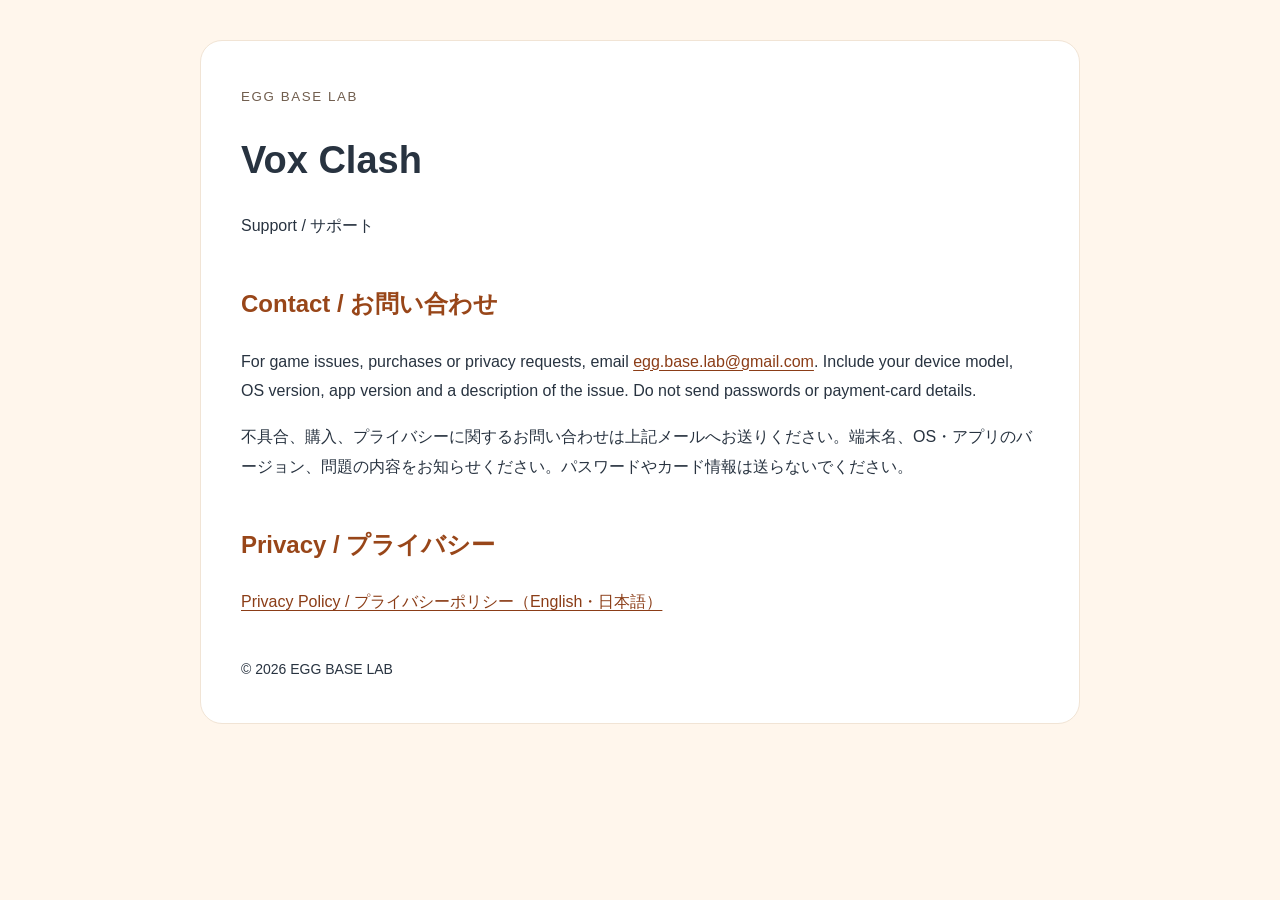
<file: index.html>
<!doctype html>
<html lang="en"><head><meta charset="utf-8"><meta name="viewport" content="width=device-width,initial-scale=1"><meta name="color-scheme" content="light"><title>Vox Clash Support / サポート</title><link rel="stylesheet" href="style.css"></head><body><main><header><small>EGG BASE LAB</small><h1>Vox Clash</h1><p>Support / サポート</p></header><h2>Contact / お問い合わせ</h2><p>For game issues, purchases or privacy requests, email <a href="mailto:egg.base.lab@gmail.com">egg.base.lab@gmail.com</a>. Include your device model, OS version, app version and a description of the issue. Do not send passwords or payment-card details.</p><p lang="ja">不具合、購入、プライバシーに関するお問い合わせは上記メールへお送りください。端末名、OS・アプリのバージョン、問題の内容をお知らせください。パスワードやカード情報は送らないでください。</p><h2>Privacy / プライバシー</h2><p><a href="privacy.html">Privacy Policy / プライバシーポリシー（English・日本語）</a></p><footer>© 2026 EGG BASE LAB</footer></main></body></html>
</file>
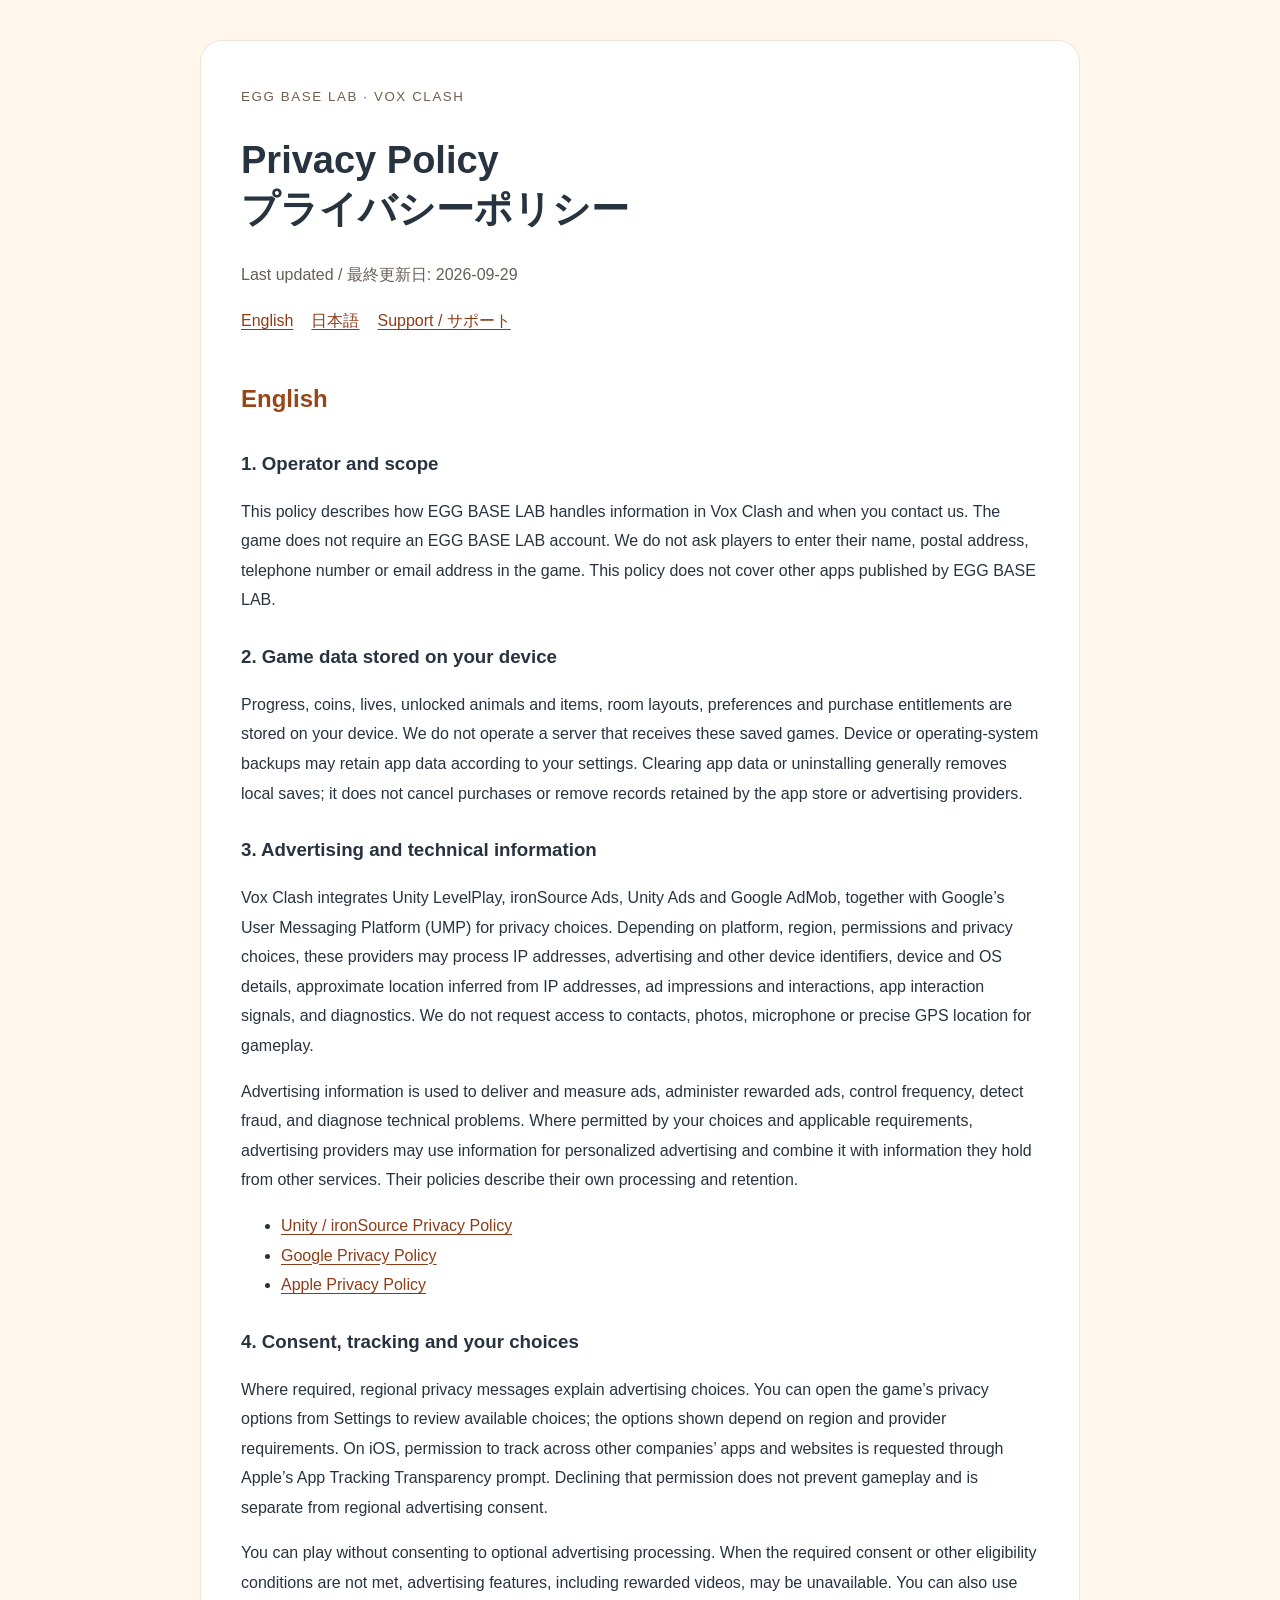
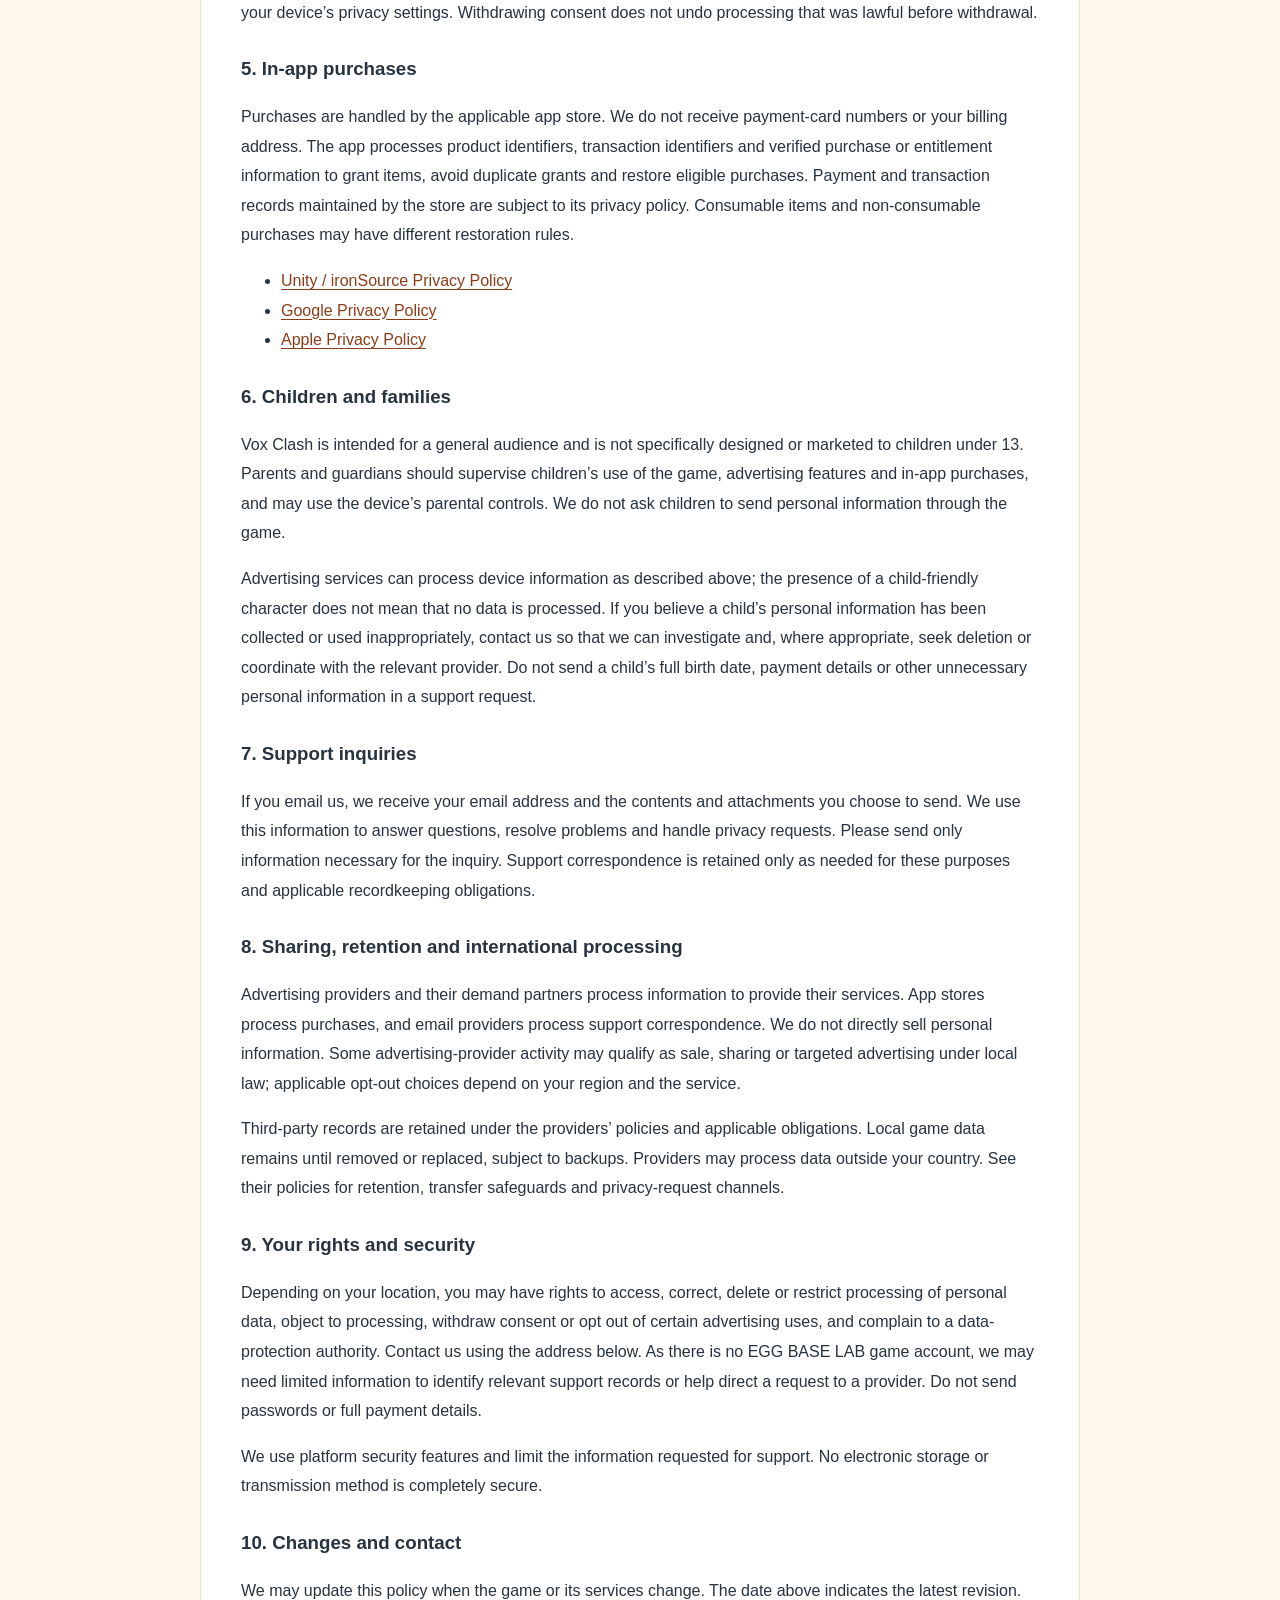
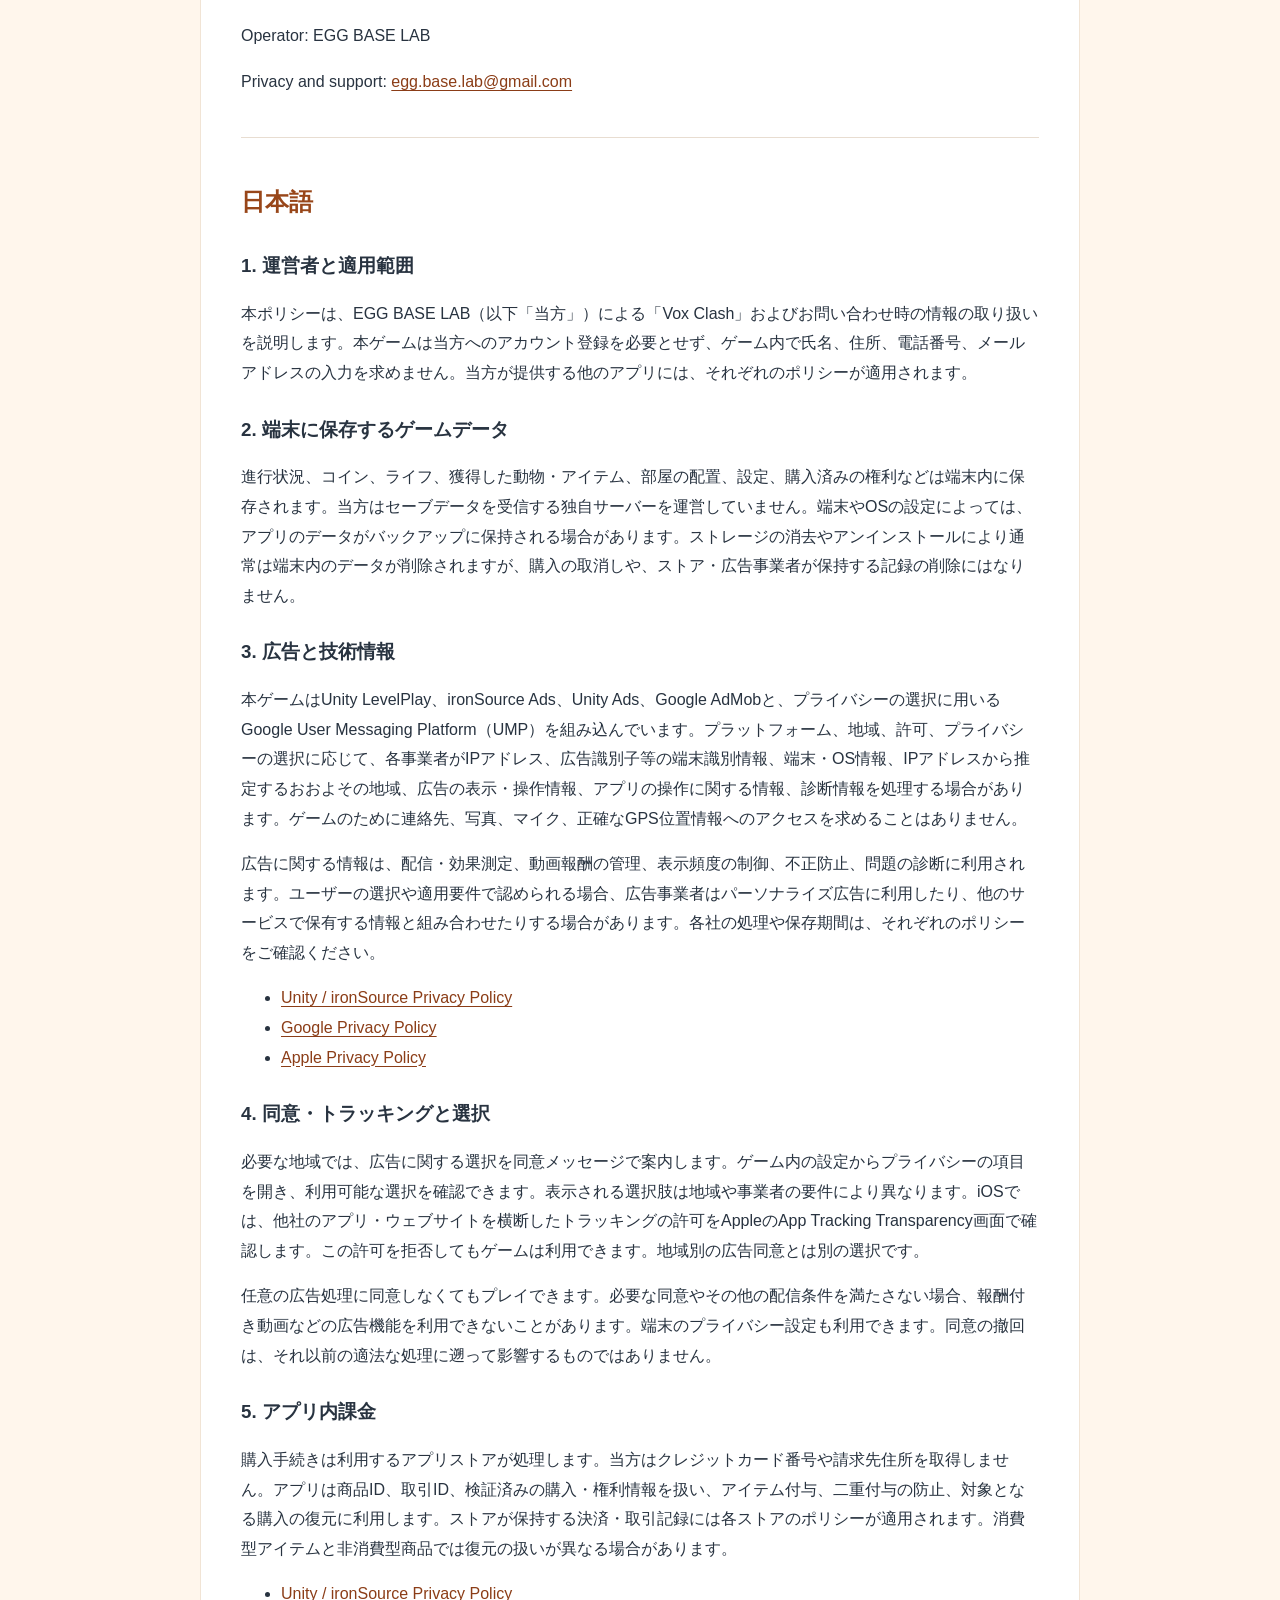
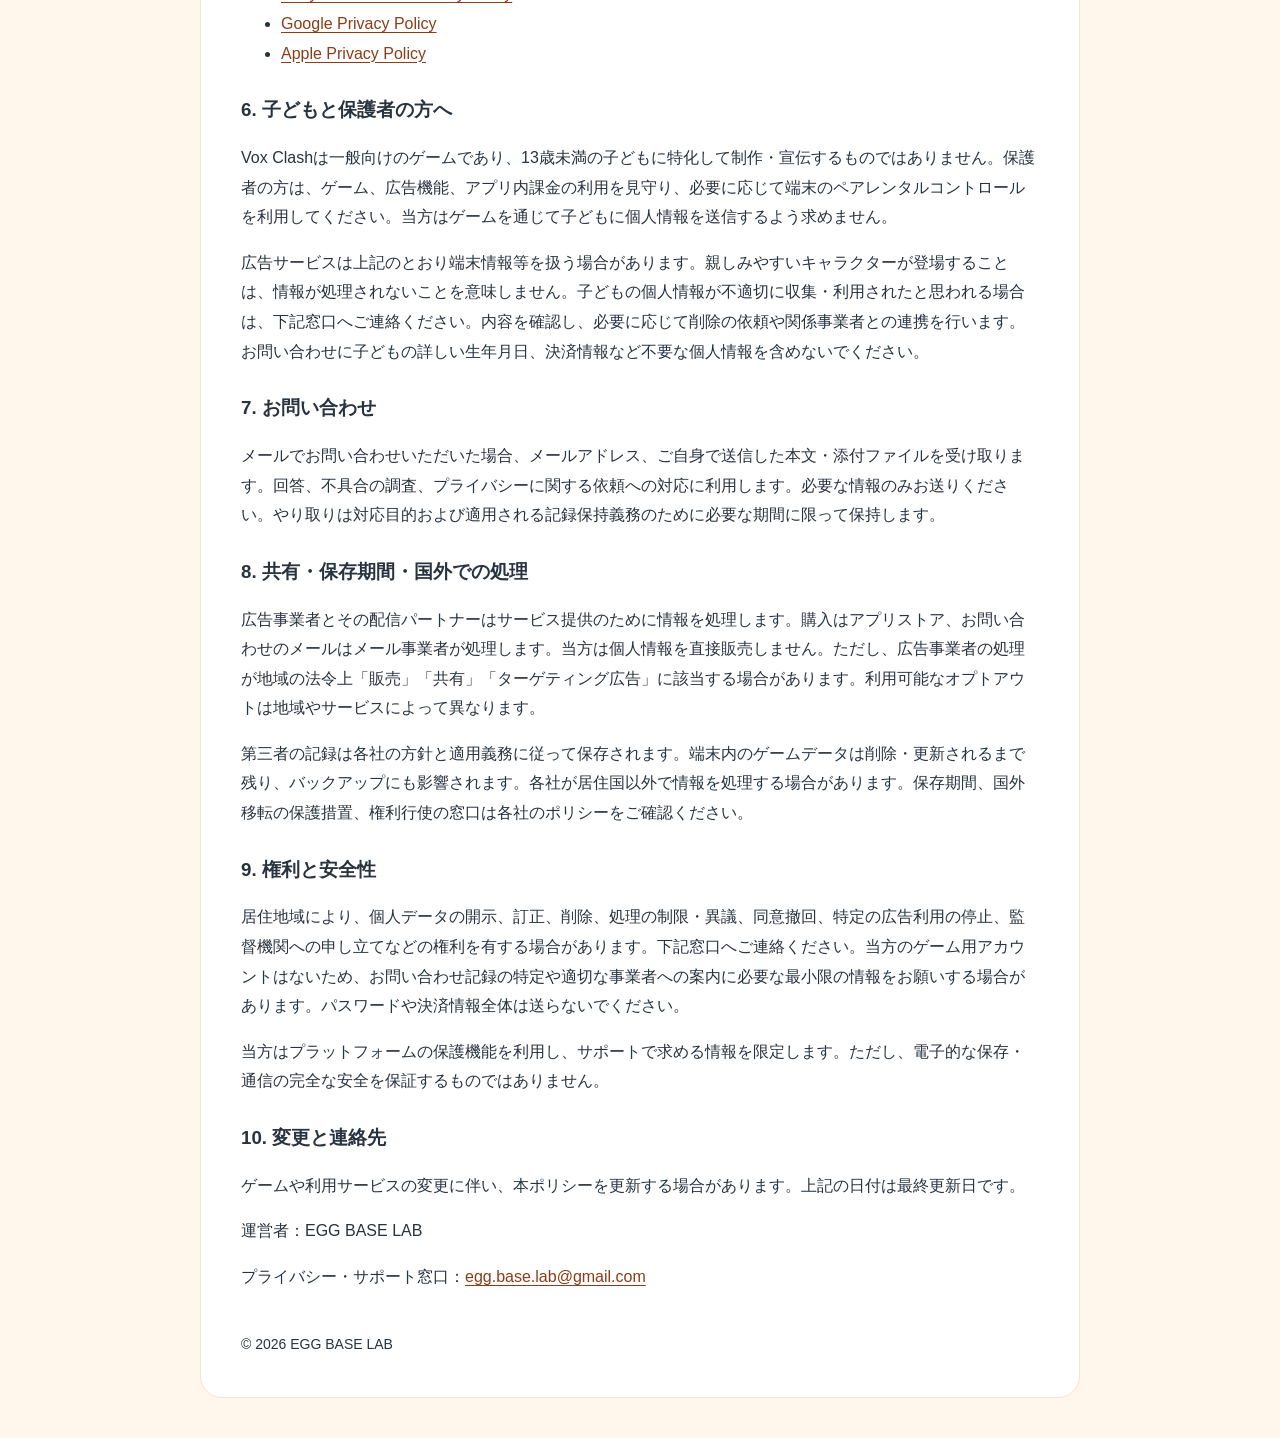
<file: privacy.html>
<!doctype html>
<html lang="en"><head><meta charset="utf-8"><meta name="viewport" content="width=device-width,initial-scale=1"><meta name="color-scheme" content="light"><title>Vox Clash Privacy Policy / プライバシーポリシー</title><link rel="stylesheet" href="style.css"></head><body><main><header><small>EGG BASE LAB · VOX CLASH</small><h1>Privacy Policy<br><span lang="ja">プライバシーポリシー</span></h1><p class="date">Last updated / 最終更新日: 2026-09-29</p><nav aria-label="Page navigation"><a href="#en">English</a><a href="#ja">日本語</a><a href="index.html">Support / サポート</a></nav></header><section id="en" lang="en"><h2>English</h2><h3>1. Operator and scope</h3><p>This policy describes how EGG BASE LAB handles information in Vox Clash and when you contact us. The game does not require an EGG BASE LAB account. We do not ask players to enter their name, postal address, telephone number or email address in the game. This policy does not cover other apps published by EGG BASE LAB.</p><h3>2. Game data stored on your device</h3><p>Progress, coins, lives, unlocked animals and items, room layouts, preferences and purchase entitlements are stored on your device. We do not operate a server that receives these saved games. Device or operating-system backups may retain app data according to your settings. Clearing app data or uninstalling generally removes local saves; it does not cancel purchases or remove records retained by the app store or advertising providers.</p><h3>3. Advertising and technical information</h3><p>Vox Clash integrates Unity LevelPlay, ironSource Ads, Unity Ads and Google AdMob, together with Google’s User Messaging Platform (UMP) for privacy choices. Depending on platform, region, permissions and privacy choices, these providers may process IP addresses, advertising and other device identifiers, device and OS details, approximate location inferred from IP addresses, ad impressions and interactions, app interaction signals, and diagnostics. We do not request access to contacts, photos, microphone or precise GPS location for gameplay.</p><p>Advertising information is used to deliver and measure ads, administer rewarded ads, control frequency, detect fraud, and diagnose technical problems. Where permitted by your choices and applicable requirements, advertising providers may use information for personalized advertising and combine it with information they hold from other services. Their policies describe their own processing and retention.</p><ul><li><a href="https://unity.com/legal/privacy-policy">Unity / ironSource Privacy Policy</a></li><li><a href="https://policies.google.com/privacy">Google Privacy Policy</a></li><li><a href="https://www.apple.com/legal/privacy/">Apple Privacy Policy</a></li></ul><h3>4. Consent, tracking and your choices</h3><p>Where required, regional privacy messages explain advertising choices. You can open the game’s privacy options from Settings to review available choices; the options shown depend on region and provider requirements. On iOS, permission to track across other companies’ apps and websites is requested through Apple’s App Tracking Transparency prompt. Declining that permission does not prevent gameplay and is separate from regional advertising consent.</p><p>You can play without consenting to optional advertising processing. When the required consent or other eligibility conditions are not met, advertising features, including rewarded videos, may be unavailable. You can also use your device’s privacy settings. Withdrawing consent does not undo processing that was lawful before withdrawal.</p><h3>5. In-app purchases</h3><p>Purchases are handled by the applicable app store. We do not receive payment-card numbers or your billing address. The app processes product identifiers, transaction identifiers and verified purchase or entitlement information to grant items, avoid duplicate grants and restore eligible purchases. Payment and transaction records maintained by the store are subject to its privacy policy. Consumable items and non-consumable purchases may have different restoration rules.</p><ul><li><a href="https://unity.com/legal/privacy-policy">Unity / ironSource Privacy Policy</a></li><li><a href="https://policies.google.com/privacy">Google Privacy Policy</a></li><li><a href="https://www.apple.com/legal/privacy/">Apple Privacy Policy</a></li></ul><h3>6. Children and families</h3><p>Vox Clash is intended for a general audience and is not specifically designed or marketed to children under 13. Parents and guardians should supervise children’s use of the game, advertising features and in-app purchases, and may use the device’s parental controls. We do not ask children to send personal information through the game.</p><p>Advertising services can process device information as described above; the presence of a child-friendly character does not mean that no data is processed. If you believe a child’s personal information has been collected or used inappropriately, contact us so that we can investigate and, where appropriate, seek deletion or coordinate with the relevant provider. Do not send a child’s full birth date, payment details or other unnecessary personal information in a support request.</p><h3>7. Support inquiries</h3><p>If you email us, we receive your email address and the contents and attachments you choose to send. We use this information to answer questions, resolve problems and handle privacy requests. Please send only information necessary for the inquiry. Support correspondence is retained only as needed for these purposes and applicable recordkeeping obligations.</p><h3>8. Sharing, retention and international processing</h3><p>Advertising providers and their demand partners process information to provide their services. App stores process purchases, and email providers process support correspondence. We do not directly sell personal information. Some advertising-provider activity may qualify as sale, sharing or targeted advertising under local law; applicable opt-out choices depend on your region and the service.</p><p>Third-party records are retained under the providers’ policies and applicable obligations. Local game data remains until removed or replaced, subject to backups. Providers may process data outside your country. See their policies for retention, transfer safeguards and privacy-request channels.</p><h3>9. Your rights and security</h3><p>Depending on your location, you may have rights to access, correct, delete or restrict processing of personal data, object to processing, withdraw consent or opt out of certain advertising uses, and complain to a data-protection authority. Contact us using the address below. As there is no EGG BASE LAB game account, we may need limited information to identify relevant support records or help direct a request to a provider. Do not send passwords or full payment details.</p><p>We use platform security features and limit the information requested for support. No electronic storage or transmission method is completely secure.</p><h3>10. Changes and contact</h3><p>We may update this policy when the game or its services change. The date above indicates the latest revision.</p><p>Operator: EGG BASE LAB</p><p>Privacy and support: <a href="mailto:egg.base.lab@gmail.com">egg.base.lab@gmail.com</a></p></section><hr><section id="ja" lang="ja"><h2>日本語</h2><h3>1. 運営者と適用範囲</h3><p>本ポリシーは、EGG BASE LAB（以下「当方」）による「Vox Clash」およびお問い合わせ時の情報の取り扱いを説明します。本ゲームは当方へのアカウント登録を必要とせず、ゲーム内で氏名、住所、電話番号、メールアドレスの入力を求めません。当方が提供する他のアプリには、それぞれのポリシーが適用されます。</p><h3>2. 端末に保存するゲームデータ</h3><p>進行状況、コイン、ライフ、獲得した動物・アイテム、部屋の配置、設定、購入済みの権利などは端末内に保存されます。当方はセーブデータを受信する独自サーバーを運営していません。端末やOSの設定によっては、アプリのデータがバックアップに保持される場合があります。ストレージの消去やアンインストールにより通常は端末内のデータが削除されますが、購入の取消しや、ストア・広告事業者が保持する記録の削除にはなりません。</p><h3>3. 広告と技術情報</h3><p>本ゲームはUnity LevelPlay、ironSource Ads、Unity Ads、Google AdMobと、プライバシーの選択に用いるGoogle User Messaging Platform（UMP）を組み込んでいます。プラットフォーム、地域、許可、プライバシーの選択に応じて、各事業者がIPアドレス、広告識別子等の端末識別情報、端末・OS情報、IPアドレスから推定するおおよその地域、広告の表示・操作情報、アプリの操作に関する情報、診断情報を処理する場合があります。ゲームのために連絡先、写真、マイク、正確なGPS位置情報へのアクセスを求めることはありません。</p><p>広告に関する情報は、配信・効果測定、動画報酬の管理、表示頻度の制御、不正防止、問題の診断に利用されます。ユーザーの選択や適用要件で認められる場合、広告事業者はパーソナライズ広告に利用したり、他のサービスで保有する情報と組み合わせたりする場合があります。各社の処理や保存期間は、それぞれのポリシーをご確認ください。</p><ul><li><a href="https://unity.com/legal/privacy-policy">Unity / ironSource Privacy Policy</a></li><li><a href="https://policies.google.com/privacy">Google Privacy Policy</a></li><li><a href="https://www.apple.com/legal/privacy/">Apple Privacy Policy</a></li></ul><h3>4. 同意・トラッキングと選択</h3><p>必要な地域では、広告に関する選択を同意メッセージで案内します。ゲーム内の設定からプライバシーの項目を開き、利用可能な選択を確認できます。表示される選択肢は地域や事業者の要件により異なります。iOSでは、他社のアプリ・ウェブサイトを横断したトラッキングの許可をAppleのApp Tracking Transparency画面で確認します。この許可を拒否してもゲームは利用できます。地域別の広告同意とは別の選択です。</p><p>任意の広告処理に同意しなくてもプレイできます。必要な同意やその他の配信条件を満たさない場合、報酬付き動画などの広告機能を利用できないことがあります。端末のプライバシー設定も利用できます。同意の撤回は、それ以前の適法な処理に遡って影響するものではありません。</p><h3>5. アプリ内課金</h3><p>購入手続きは利用するアプリストアが処理します。当方はクレジットカード番号や請求先住所を取得しません。アプリは商品ID、取引ID、検証済みの購入・権利情報を扱い、アイテム付与、二重付与の防止、対象となる購入の復元に利用します。ストアが保持する決済・取引記録には各ストアのポリシーが適用されます。消費型アイテムと非消費型商品では復元の扱いが異なる場合があります。</p><ul><li><a href="https://unity.com/legal/privacy-policy">Unity / ironSource Privacy Policy</a></li><li><a href="https://policies.google.com/privacy">Google Privacy Policy</a></li><li><a href="https://www.apple.com/legal/privacy/">Apple Privacy Policy</a></li></ul><h3>6. 子どもと保護者の方へ</h3><p>Vox Clashは一般向けのゲームであり、13歳未満の子どもに特化して制作・宣伝するものではありません。保護者の方は、ゲーム、広告機能、アプリ内課金の利用を見守り、必要に応じて端末のペアレンタルコントロールを利用してください。当方はゲームを通じて子どもに個人情報を送信するよう求めません。</p><p>広告サービスは上記のとおり端末情報等を扱う場合があります。親しみやすいキャラクターが登場することは、情報が処理されないことを意味しません。子どもの個人情報が不適切に収集・利用されたと思われる場合は、下記窓口へご連絡ください。内容を確認し、必要に応じて削除の依頼や関係事業者との連携を行います。お問い合わせに子どもの詳しい生年月日、決済情報など不要な個人情報を含めないでください。</p><h3>7. お問い合わせ</h3><p>メールでお問い合わせいただいた場合、メールアドレス、ご自身で送信した本文・添付ファイルを受け取ります。回答、不具合の調査、プライバシーに関する依頼への対応に利用します。必要な情報のみお送りください。やり取りは対応目的および適用される記録保持義務のために必要な期間に限って保持します。</p><h3>8. 共有・保存期間・国外での処理</h3><p>広告事業者とその配信パートナーはサービス提供のために情報を処理します。購入はアプリストア、お問い合わせのメールはメール事業者が処理します。当方は個人情報を直接販売しません。ただし、広告事業者の処理が地域の法令上「販売」「共有」「ターゲティング広告」に該当する場合があります。利用可能なオプトアウトは地域やサービスによって異なります。</p><p>第三者の記録は各社の方針と適用義務に従って保存されます。端末内のゲームデータは削除・更新されるまで残り、バックアップにも影響されます。各社が居住国以外で情報を処理する場合があります。保存期間、国外移転の保護措置、権利行使の窓口は各社のポリシーをご確認ください。</p><h3>9. 権利と安全性</h3><p>居住地域により、個人データの開示、訂正、削除、処理の制限・異議、同意撤回、特定の広告利用の停止、監督機関への申し立てなどの権利を有する場合があります。下記窓口へご連絡ください。当方のゲーム用アカウントはないため、お問い合わせ記録の特定や適切な事業者への案内に必要な最小限の情報をお願いする場合があります。パスワードや決済情報全体は送らないでください。</p><p>当方はプラットフォームの保護機能を利用し、サポートで求める情報を限定します。ただし、電子的な保存・通信の完全な安全を保証するものではありません。</p><h3>10. 変更と連絡先</h3><p>ゲームや利用サービスの変更に伴い、本ポリシーを更新する場合があります。上記の日付は最終更新日です。</p><p>運営者：EGG BASE LAB</p><p>プライバシー・サポート窓口：<a href="mailto:egg.base.lab@gmail.com">egg.base.lab@gmail.com</a></p></section><footer>© 2026 EGG BASE LAB</footer></main></body></html>
</file>
<file: style.css>
*{box-sizing:border-box}html{scroll-behavior:smooth}body{margin:0;background:#fff6ec;color:#283340;font-family:-apple-system,BlinkMacSystemFont,"Segoe UI","Hiragino Sans","Noto Sans JP",sans-serif;line-height:1.85;overflow-wrap:anywhere}main{max-width:880px;margin:40px auto;padding:40px;background:#fff;border:1px solid #f1e4d5;border-radius:22px}h1{font-size:clamp(26px,5vw,38px);line-height:1.3}h2{margin-top:42px;color:#984619}h3{margin-top:28px;line-height:1.5}a{color:#8b3d17;text-underline-offset:3px}nav{display:flex;flex-wrap:wrap;gap:18px}header small{letter-spacing:.12em;color:#715e4e}hr{border:0;border-top:1px solid #e8ddd1;margin:40px 0}.date{color:#655e57}footer{margin-top:40px;font-size:14px}@media(max-width:640px){main{margin:12px;padding:24px 20px;border-radius:16px}}
</file>
